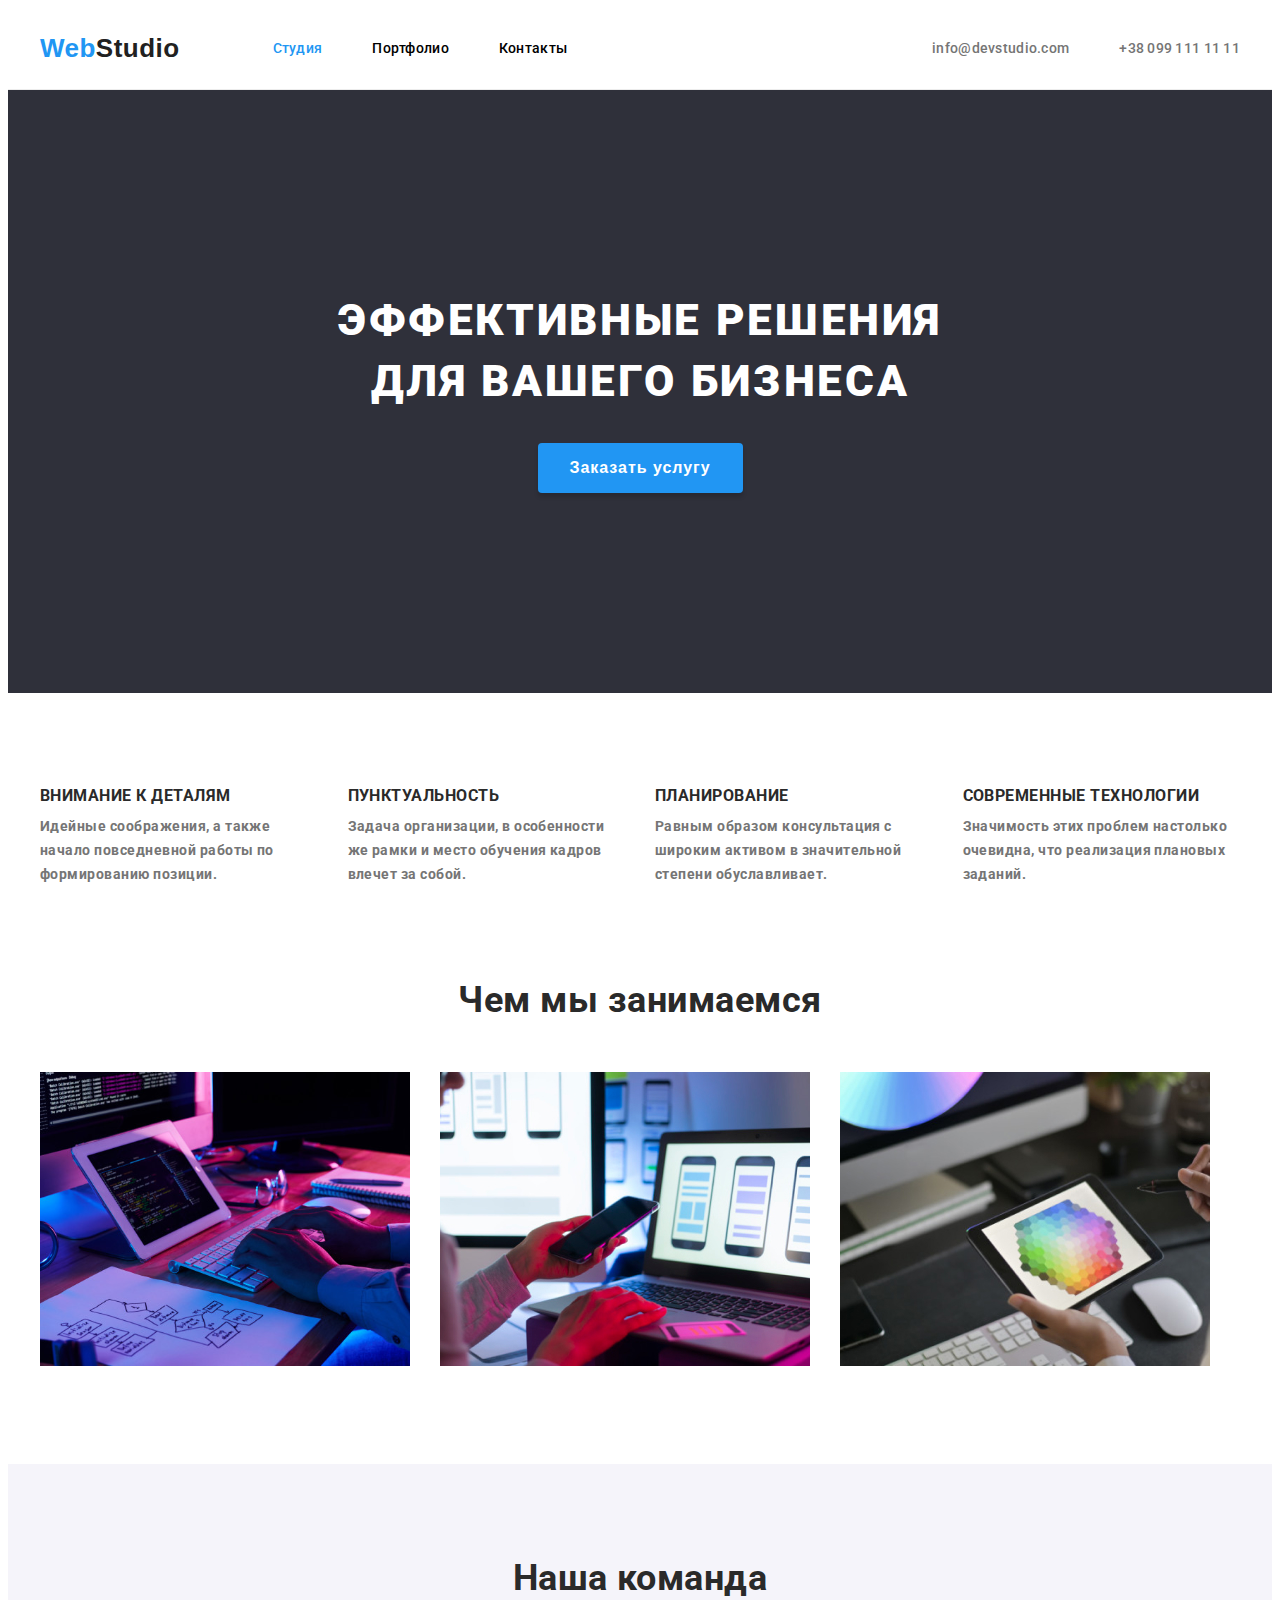
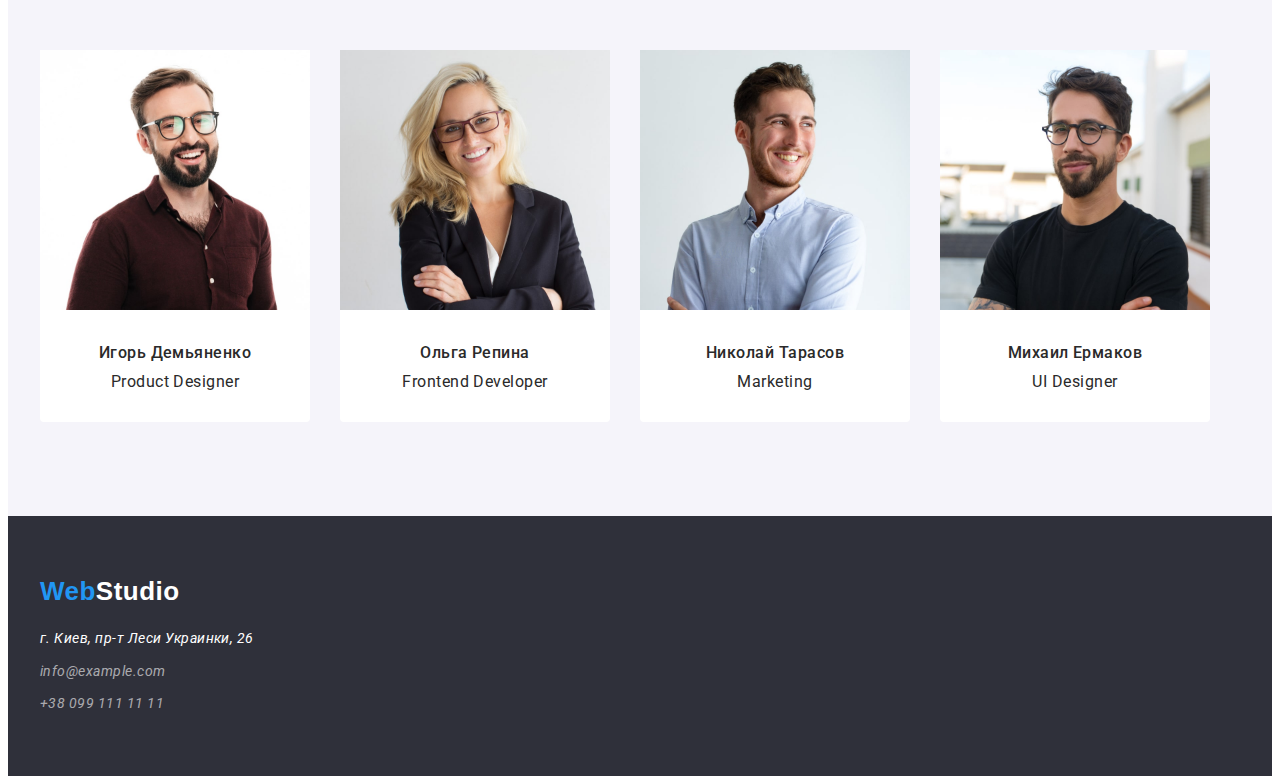
<file: index.html>
<!DOCTYPE html>
<html lang="ru">
<head>
    <meta charset="UTF-8">
    <meta name="viewport" content="width=device-width, initial-scale=1.0">
    <link rel="preconnect" href="https://fonts.googleapis.com">
    <link rel="preconnect" href="https://fonts.gstatic.com" crossorigin>
    <link href="https://fonts.googleapis.com/css2?family=Raleway:wght@700&family=Roboto:wght@400;500;700;900&display=swap" rel="stylesheet">
       
    <title>Document</title>
    <link rel="stylesheet" href="https://cdnjs.cloudflare.com/ajax/libs/modern-normalize/1.1.0/modern-normalize.min.css" integrity="sha512-wpPYUAdjBVSE4KJnH1VR1HeZfpl1ub8YT/NKx4PuQ5NmX2tKuGu6U/JRp5y+Y8XG2tV+wKQpNHVUX03MfMFn9Q==" crossorigin="anonymous" referrerpolicy="no-referrer" />
    <link rel="stylesheet" href="./css/style.css">
</head>

<body class="page">
     <!--шапка-->
    <header class="line"> 
        <div class="container flex-center">
        <nav class="main-nav">
        <a href="/index.html" class="logo" >Web<span class="studio">Studio</span></a> 

        
        <ul class="site-nav">
            <li class="item-nav "><a href="index.html" class="link active">Студия</a></li>
            <li class="item-nav"><a href="portfoli.html" class="link">Портфолио</a></li>
            <li class="item-nav"><a href="Контакты" class="link">Контакты</a></li>
        </ul>
         </nav>
        <ul class="site-nav">
            <li class="item-site"><a href="malto:info@devstudio.com" class="link item-color">info@devstudio.com</a></li>
            <li class="item-site"><a href="tel+380991111111" class="link item-color">+38 099 111 11 11</a></li>
       
        </ul>
    </div>
       </header>

     <!--банер герой-->
     <main>
        
         <section class="hero">

              <div class="container">
             <h1 class="hero-baner" >Эффективные решения для вашего бизнеса</h1>
             <button class="hero-button" type="button" >Заказать услугу</button>          
            </div>

            </section>
        
   
     <!--фишки компани-->
     <section class="maim-section container mj">
         <h2 class="hide" >Услуги компании</h2>

         <ul class="items-company">
         <li class="box-items">
            <h3 class="company-list">Внимание к деталям</h3>
            <p class="items-text">Идейные соображения, а также начало повседневной работы по формированию позиции.</p>
         </li>

         <li class="box-items">
             <h3 class="company-list">Пунктуальность</h3>
             <p class="items-text">Задача организации, в особенности же рамки и место обучения кадров влечет за собой.</p>
         </li>

         <li class="box-items">
             <h3 class="company-list">Планирование</h3>
             <p class="items-text">Равным образом консультация с широким активом в значительной степени обуславливает.</p>
        </li>

         <li class="box-items">
             <h3 class="company-list">Современные технологии</h3>
         <p class="items-text">Значимость этих проблем настолько очевидна, что реализация плановых заданий.</p>
         </li>
        </ul>
   </section>

     <!--примеры работ-->
     <section>
         <div class="container">
         <h2 class="maim-section title-photo">Чем мы занимаемся</h2>
         <ul class="photo-list">
             <li class="photo-box"><img src="./images/img.svg" alt="работа за компьютером" width="370" height="294"></li>
             <li class="photo-box"><img src="./images/img2.jpeg" alt="синхронизация работы гаджетов" width="370" height="294"></li>
             <li class="photo-box"><img src="./images/img.jpeg" alt=" палитра цветов" width="370" height="294"></li>
            </ul>
        </div>
     </section>
      <!--сотрудники компании-->
      <section class="fone">
          <div class="container">
          
          <h2 class="maim-section title-stuf">Наша команда</h2>

          <ul class="stuf-block">
              <li class="photo-stuf">
                 <img src="./images/compressjpeg/foto1-min.jpeg" alt="сотрудник Игорь Демьяненко" width="270" height="260">
                <h3 class="stuf-name">Игорь Демьяненко</h3>
                <p lang="en" class="stuf-position">Product Designer</p>
             </li>
            <li class="photo-stuf">
                <img src="./images/compressjpeg/foto2-min.jpeg" alt="сотрудник Ольга Репина" width="270" height="260">
                <h3 class="stuf-name">Ольга Репина</h3>
               
                    <p lang="en" class="stuf-position">Frontend Developer</p> 
            </li>
            <li class="photo-stuf">
                <img src="./images/compressjpeg/foto3-min.jpeg" alt="сотрудник Николай Тарасов" width="270" height="260">
                <h3 class="stuf-name">Николай Тарасов</h3>
               
                     <p lang="en" class="stuf-position">Marketing</p>  
            </li>
    <li class="photo-stuf">
        <img src="./images/compressjpeg/foto4-min.jpeg" alt="сотрудник Михаил Ермаков" width="270" height="260">
        <h3 class="stuf-name">Михаил Ермаков</h3>
        <p>
            <p lang="en" class="stuf-position">UI Designer</p>  
    </li>
        </ul>
    </div>
        </section>
        </main>

<!--подвал-->

<footer class="footer-color">
            
    <section class="adress-nav">
        <div class="container">
        <h2 class="hide" >подвал</h2>

       <a href="/index.html" class="logo l-items" >Web<span class="studio-white">Studio</span></a> 


    <address>

           <ul>
               <li class="address-items">
                   <a href="https://goo.gl/maps/uqQYcD5dmdb6yFgy8" rel="noopener noopener" class="footer-address"> г. Киев, пр-т Леси
                       Украинки, 26</a>
               </li>
               <li class="malto-items">
                   <a href="maltoinfo@example.com" class="footer-mail" >info@example.com</a>
               </li>
               <li class="phone-items">
                   <a href="tel+380991111111" class="footer-tel" >+38 099 111 11 11</a>
               </li>
               
           </ul>
       </address>
</div>
 </section>
</footer>
</body>

</html>
</file>
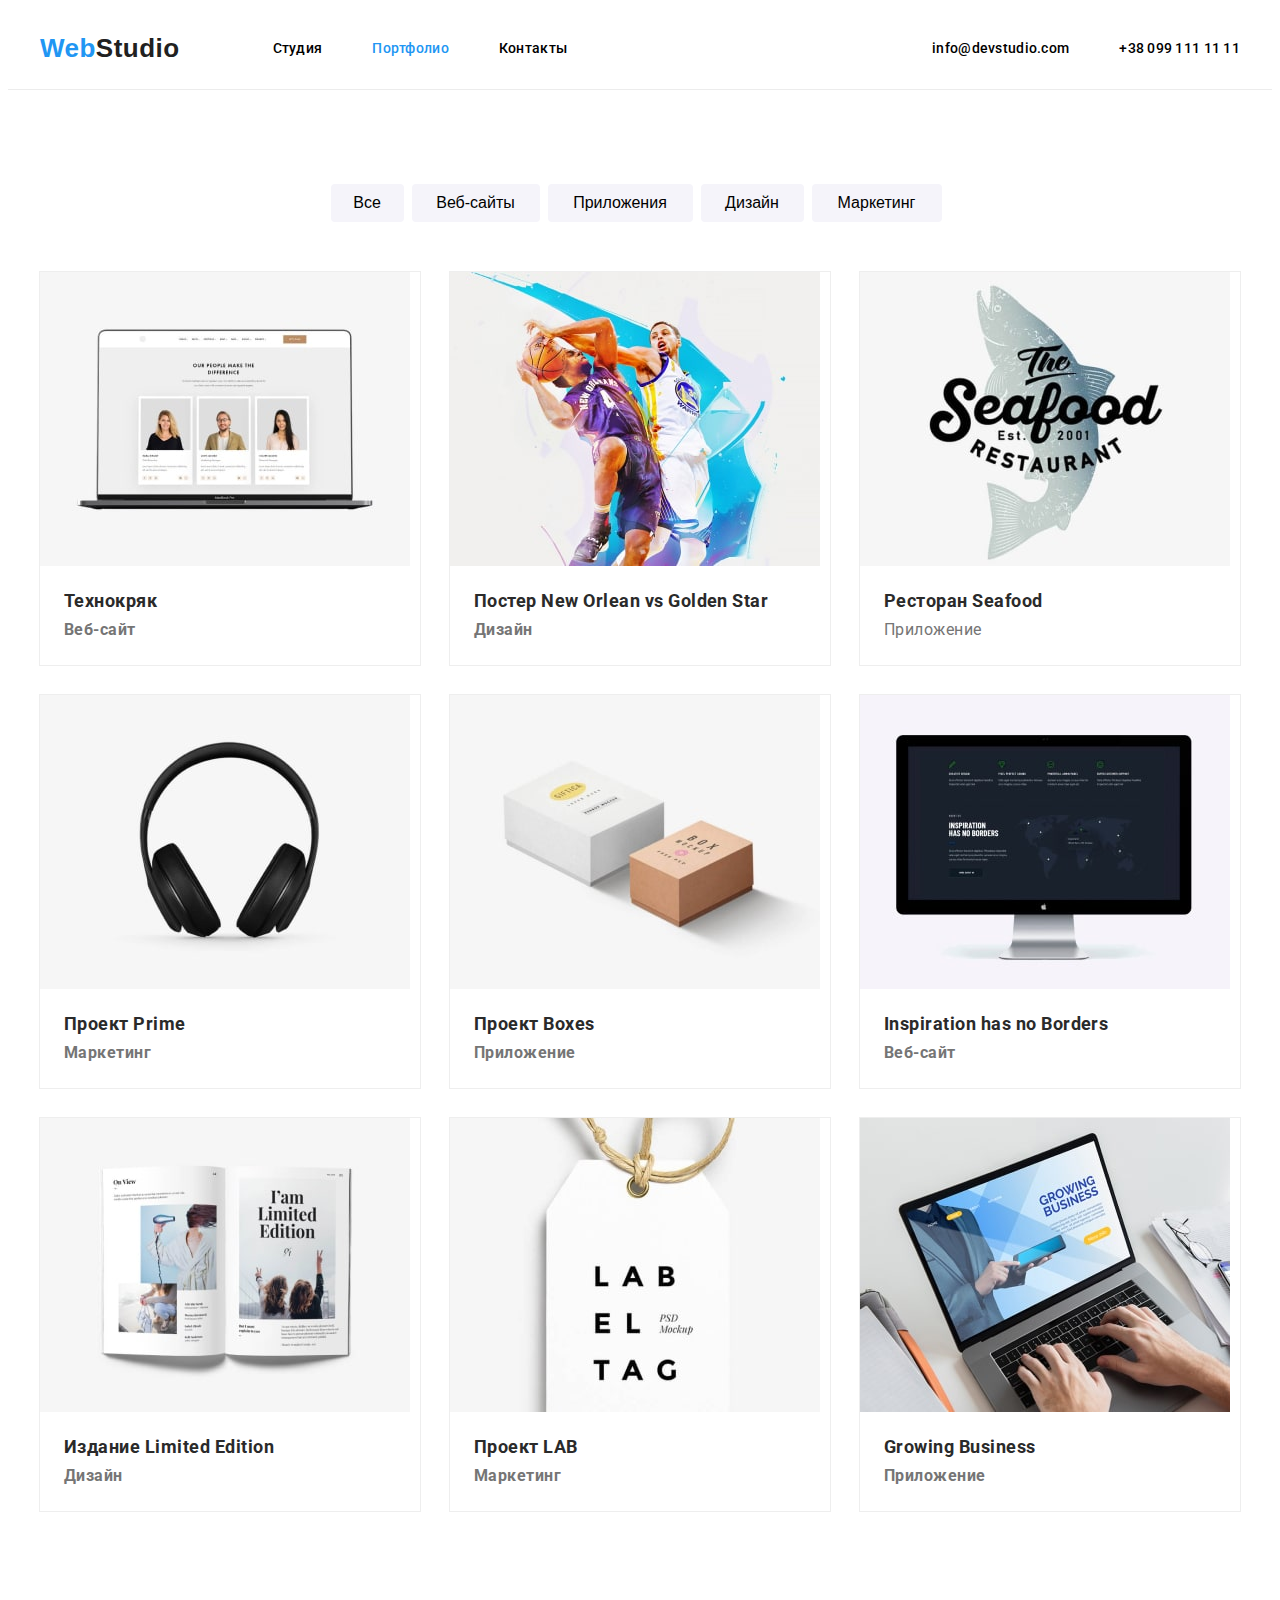
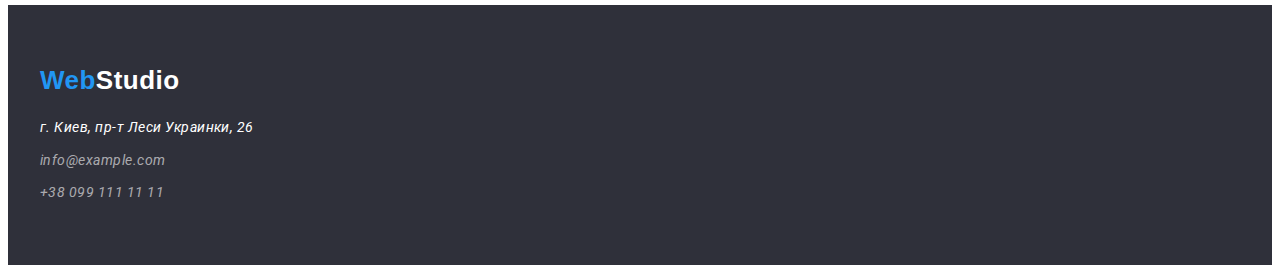
<file: portfoli.html>
<!DOCTYPE html>
<html lang="ru">
<head>
    <meta charset="UTF-8">
    <meta name="viewport" content="width=device-width, initial-scale=1.0">
    <link rel="preconnect" href="https://fonts.googleapis.com">
    <link rel="preconnect" href="https://fonts.gstatic.com" crossorigin>
    <link href="https://fonts.googleapis.com/css2?family=Raleway:wght@700&family=Roboto:wght@400;500;700;900&display=swap" rel="stylesheet">
       
    <title>Document</title>
    <link rel="stylesheet" href="https://cdnjs.cloudflare.com/ajax/libs/modern-normalize/1.1.0/modern-normalize.min.css" integrity="sha512-wpPYUAdjBVSE4KJnH1VR1HeZfpl1ub8YT/NKx4PuQ5NmX2tKuGu6U/JRp5y+Y8XG2tV+wKQpNHVUX03MfMFn9Q==" crossorigin="anonymous" referrerpolicy="no-referrer" />
    <link rel="stylesheet" href="./css/style.css">
</head>

<body class="page">
     <!--шапка-->
     <header class="line">
        <div class="container flex-center">
        <nav class="main-nav">
        <a href="/index.html" class="logo" >Web<span class="studio">Studio</span></a> 

        
        <ul class="site-nav">
            <li class="item-nav"><a href="index.html" class="link">Студия</a></li>
            <li class="item-nav"><a href="portfoli.html" class="link active">Портфолио</a></li>
            <li class="item-nav"><a href="Контакты" class="link">Контакты</a></li>
        </ul>
         </nav>
        <ul class="site-nav">
            <li class="item-site"><a href="malto:info@devstudio.com" class="link ">info@devstudio.com</a></li>
            <li class="item-site"><a href="tel+380991111111" class="link ">+38 099 111 11 11</a></li>
       
        </ul>
    </div>
       </header>


    <!--банер-->
    <main>
        <!--кнопки для меню-->
      <section class="container pd">

        <H2 class="hide container">кнопки меню</H2>
          <ul class="card-set-button">
            <li><button type="button" class="button-portfoli button-all">Все</button></li> 
            <li><button type="button" class="button-portfoli button-veb">Веб-сайты</button></li>
            <li><button type="button" class="button-portfoli button-aplic">Приложения</button></li>
            <li><button type="button" class="button-portfoli button-design">Дизайн</button></li>
            <li><button type="button" class="button-portfoli button-market">Маркетинг</button></li>
           </ul>
      
     <!--примеры работ-->
    

    <ul class="card-set">
            <li class="item card">
                <img src="./images/img1-min.jpeg" alt="Технокряк" width="370" height="294">
                <p class="potfolio-items">Технокряк</p>
                <h3 class="name-of-itens">Веб-сайт</h3>
            </li>

            <li class="item card">
                <img src="./images/img2-min.jpeg" alt="Постер New Orlean vs Golden Star" width="370" height="294">
                <p class="potfolio-items">Постер New Orlean vs Golden Star</p>
                <h3 class="name-of-itens">Дизайн</h3>
            </li>

            <li class="item card">
                <img src="./images/img3-min.jpeg" alt="Ресторан Seafood" width="370" height="294">
                <h3 class="potfolio-items">Ресторан Seafood</h3>
                <p class="name-of-itens">Приложение</p>
           </li>

            <li class="item card">
                <img src="./images/4-min.jpeg" alt="Проект Prime" width="370" height="294">
                <p class="potfolio-items">Проект Prime</p>
                <h5 class="name-of-itens">Маркетинг</h5>
            </li>

            <li class="item card">
                <img src="./images/img5-min.jpeg" alt="Проект Boxes" width="370" height="294">
                <p class="potfolio-items">Проект Boxes</p>
                <h6 class="name-of-itens">Приложение</h6>
            </li>

            <li class="item card">
                <img src="./images/img6-min.jpeg" alt="Inspiration has no Borders" width="370" height="294">
                <p class="potfolio-items">Inspiration has no Borders</p>
                <h3 class="name-of-itens">Веб-сайт</h3>
            </li>

            <li class="item card">
                <img src="./images/img7-min.jpeg" alt="Издание Limited Edition" width="370" height="294">
                <p class="potfolio-items">Издание Limited Edition</p>
                <h4 class="name-of-itens">Дизайн</h4>
            </li>

            <li class="item card">
                <img src="./images/img8-min.jpeg" alt="Проект LAB" width="370" height="294">
                <p class="potfolio-items">Проект LAB</p>
                <h5 class="name-of-itens">Маркетинг</h5>
            </li>

            <li class="item card">
                <img src="./images/9-min.jpeg" alt="Growing Business" width="370" height="294">
                <p class="potfolio-items">Growing Business</p>
                <h6 class="name-of-itens">Приложение</h6>
            </li>
         </ul>

     </section>
    </main>

    <!--подвал-->

    <footer class="footer-color">
            
        <section class="adress-nav">
            <div class="container">
            <h2 class="hide" >подвал</h2>
    
           <a href="/index.html" class="logo l-items" >Web<span class="studio-white">Studio</span></a> 
    
    
        <address>
    
               <ul>
                   <li class="address-items">
                       <a href="https://goo.gl/maps/uqQYcD5dmdb6yFgy8" rel="noopener noopener" class="footer-address"> г. Киев, пр-т Леси
                           Украинки, 26</a>
                   </li>
                   <li class="malto-items">
                       <a href="maltoinfo@example.com" class="footer-mail" >info@example.com</a>
                   </li>
                   <li class="phone-items">
                       <a href="tel+380991111111" class="footer-tel" >+38 099 111 11 11</a>
                   </li>
                   
               </ul>
           </address>
    </div>
     </section>
    </footer>
    </body>
    
    </html>
</file>
<file: css/style.css>
:root {
  --primary-text-color: #212121;
  --second-text-color: #2196F3;
  --white-color-text: #FFFFFF;
  --background-second-color: #2F303A;
  --background-first-color:  #E5E5E5;
  --background-therd-color: #F5F4FA;
  --card-set-gap: -30px;
 } 
/* -------------------------утилиты ----------------------------*/

 body {
  font-family: "Roboto", sans-serif;
  letter-spacing: 0.03em;
  color: #2a2a2a;
} 
ul {
  list-style: none;
  padding: 0;
  margin: 0; 
}
p, h1, h2, h3, h4, h5, h6 {
  margin-top: 0;
  margin-bottom: 0;
}
/* -----------------------hide content-------------------------- */
.hide { display: none; }

/*-----------------------flash menu----------------------------- */

.site-nav .link:hover,
.site-nav .link:focus {
  color: #2196f3;
}
.site-nav .link.current {
  color: #2196f3;
}
  
/* -----------------------button-------------------------------- */

 .container { 
  width: 1200px;
  padding-left: 15px;
  padding-right: 15px;

 margin: 0 auto;
 /* outline: 1px solid tomato */

}

/* ------------logo------------ */ 
.line {
  border-bottom: 1px solid #ECECEC;
}

 .logo {
  margin-right: 93px;
 
 
   color: #2196F3 ;
   font-family: "Rolway", sans-serif;
   font-weight: bold;
   font-size: 26px;
   line-height: 1.20; 
   text-decoration: none;
 }
.studio {
  color: var(--primary-text-color);
}
 .link {
   display: block;

  text-decoration: none;
  color: #000;
  padding-top: 32px;
  padding-bottom: 32px; 
 }

/* ------------------site nav---------- */

.main-nav{
  display: flex;
  align-items: center;
  }

.site-nav {
  display: flex;
  align-items: center;
 
  font-weight: 500;
  font-size: 14px;
  line-height: 1.2;
  letter-spacing: 0.02em;
}
.flex-center{
  display: flex;
  align-items: center;
  justify-content: space-between;
}

   .item-nav{
   display: block; 
   display: flex;
   }
  
   .site-nav .item-nav {
    margin-left: 50px;
   }
   .site-nav .item-nav:first-child {
    margin-left: 0px; 
    } 

 .item-site {
      display: flex;
      margin-left: 50px;
      
      }
      .item-color{
     color: #757575;
      }
      .active {
        color:  #2196F3;
        }
/* ------------------------банер герой -----------------------------*/
.hero{
  
  padding-top: 200px;
  padding-bottom: 200px;
 
  padding-left: 0px;
  padding-right: 0px;

  margin-bottom: 94px;
  background-color: var(--background-second-color); 
}


.hero-baner {
  display: block;
  text-align: center;
margin: 0 auto;
 /* margin-left: 0 auto; 
 margin-right: 0 auto; */
 margin-bottom: 30px;
 
max-width: 650px;
font-weight: 900;
font-size: 44px;
line-height: 1.4;
letter-spacing: 0.06em;
text-transform: uppercase;



color: var(--white-color-text); 
}

/* -------------button-hero---------------------*/

.hero-button{
 display: flex;
align-items: center;
text-align: center;

padding-top: 10px;
padding-bottom: 10px;
padding-left: 32px;
padding-right: 32px;
  
margin: 0 auto;
    
  font-weight: bold;
  font-size: 16px;
  line-height: 38px;
  letter-spacing: 0.06em;
  background: #2196F3;
  color: var(--white-color-text);
  box-shadow: 0px 4px 4px rgba(0, 0, 0, 0.15);
  border-radius: 4px;
 border: none;


height: 50px;

  }
  
  
  .hero-button:focus,
  
  .hero-button:hover {
    color: var(--white-color-text);
    background: #188CE8;
  box-shadow: 0px 4px 4px rgba(0, 0, 0, 0.15);
  }

  .button-button:focus,
  .button-portfoli:hover{
    color: var(--white-color-text);
  background-color:var(--second-text-color);
    }
    
/* -------------------фишки компании-------------- */
.mj{
  margin-bottom: 94px;
}
.maim-section{
  display: flex;
  justify-content: center;
  /* margin-bottom: 94px; */
  }

.title-photo{
  padding-bottom: 50px;
  text-align: center;
 
}

.items-company{

font-size: 14px;
line-height: 1.1;
text-transform: uppercase;

padding: 0;
margin: 0;

display: flex;

margin-left: -30px;
margin-top: -30px;
}
.box-items {
flex-basis: calc(100%/4 - 30px);
margin-left: 30px;
margin-top: 30px;
}

.company-list{
  padding-bottom: 10px;

}
.items-text {
font-size: 14px;
line-height: 1.7;
color: #757575;
text-transform: none;
}
.maim-section{
font-weight: bold;
font-size: 36px;
line-height: 1.16;
}

.photo-list{
  display: flex;
  flex: wrap;
  margin-left: -30px;
  margin-top: -30px;
  padding-bottom: 94px;
 }

 .photo-box{
  width: 370px;
  /* height: 294px; */
  flex-basis: ((100% - 3*30px)/3);
  margin-left: 30px;
  margin-top: 30px;
 }

 /* -------------------stuf foto------------------ */

 .fone{
  background: #F5F4FA;
 }
.stuf-block {
  display: flex;
  flex: wrap;

  padding: 0;
  margin: 0;

  margin-left: -30px;
  margin-top: -30px;

  padding-bottom: 94px;
  
 }
 
 .photo-stuf {
      flex-basis: ((100% - 4*30px)/4);
      margin-left: 30px;
      margin-top: 30px;
      border-radius: 0px 0px 4px 4px;
      background: #FFFFFF;
  }
  
  .title-stuf{
  text-align: center;
  padding: auto;
 
  padding-top: 94px;
  padding-bottom: 50px ;
  
  }

  
.stuf-name {
  text-align: center;
  margin-top: 30px;
  margin-bottom: 10px;

  font-style: normal;
  font-weight: 500;
  font-size: 16px;
  line-height: 1.18;
}
.stuf-position {
text-align: center;
margin-bottom: 30px;
font-size: 16px;
line-height: 1.18;

}
/* --------------------подвал--------------------*/

.l-items{
  display: block;
 
}

.address-items{
  display: block;
  padding-top: 20px;
  }

.malto-items{
  display: block;
  padding-top: 9px;
}

.phone-items{
  display: block;
  padding-top: 9px;
}
.footer-address{
text-decoration: none; 
font-size: 14px;
line-height: 1.7;
color: var(--white-color-text);
}
.footer-mail{
text-decoration: none;  
font-size: 14px;
line-height: 1.7;
color: rgba(255, 255, 255, 0.6);
}
.footer-tel {
  text-decoration: none; 
  font-size: 14px;
  line-height: 1.7;
  color: rgba(255, 255, 255, 0.6);

}
.footer-color{
  display: block;
  
  padding-top: 60px;
  padding-bottom: 60px;
  background-color: var(--background-second-color);
}
.studio-white{
  color: var(--white-color-text);
}

/* --------------------paje portfolio--------------------*/

/* ---------------------Card set------------------ */
.pd{
  padding-bottom: 94px;
}
.card{
  
background: #FFFFFF;
  outline: 1px solid #EEEEEE;
  box-sizing: border-box;

}
.card-set-button{
  display: flex;
  align-items: center;
  justify-content: center;
  /* outline: 1px solid transparent; */
  padding: 0;
  margin: 0;
  padding-bottom: 50px;
  padding-top: 94px;
  
 }
 
.button-portfoli{
margin-right: 8px;
height: 38px;
font-style: normal;
font-weight: 500;
font-size: 16px;
line-height: 1.6;
cursor: pointer;
background-color: #F5F4FA;
border-radius: 4px;
border: 1px solid transparent;
}


.button-all{
  width: 73px;
  

}
.button-veb {
    width: 128px;
 
}
.button-aplic {
  width: 145px;

}

.button-design {
  width: 103px;

}
.button-market{
  width: 130px;

}
 
/* --------------------photo--------------------*/

.potfolio-items {
padding-top: 20px;
padding-left: 24px;

font-style: normal;
font-weight: bold;
font-size: 18px;
line-height: 2x;

}

.name-of-itens{
  padding-top: 4px;
  padding-left: 24px;

  margin-bottom: 20px;

font-size: 16px;
line-height: 1.87;
color: #757575;
}

.card-set {

padding: 0;
margin: 0;

display: flex;
flex-wrap: wrap;

margin-left: -30px;
margin-top: -30px;
}
.card-set> .item {
  
  flex-basis: calc(100%/3 - 30px);
  margin-left: 30px;
  margin-top: 30px;
 }

 margin-bottom: 94px;
</file>
